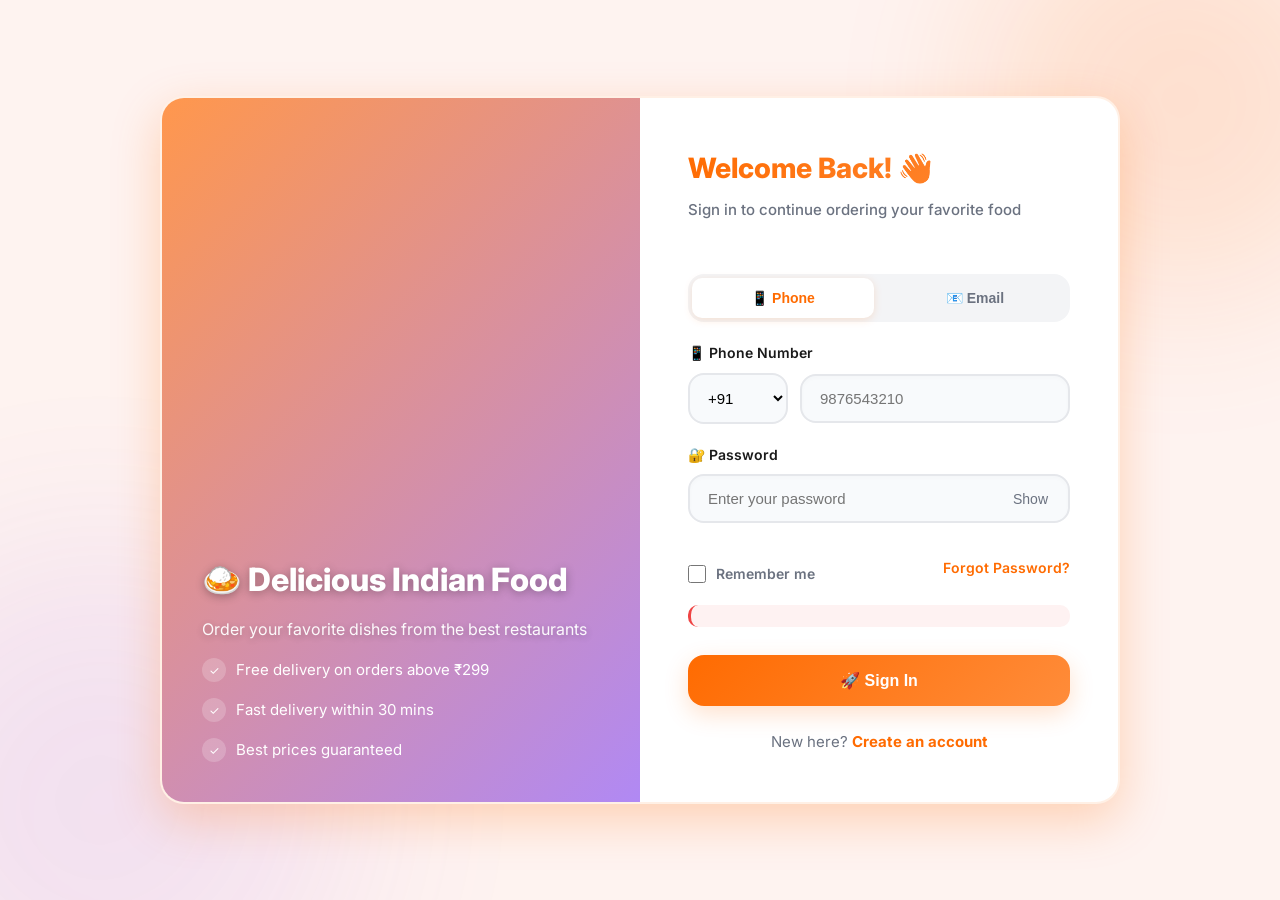
<file: login.html>
<!doctype html>
<html lang="en">
  <head>
    <meta charset="utf-8" />
    <meta name="viewport" content="width=device-width,initial-scale=1" />
    <title>Sign In — Foodie's Home</title>
    <link rel="stylesheet" href="css/auth.css">
    <link rel="preconnect" href="https://fonts.googleapis.com">
    <link rel="preconnect" href="https://fonts.gstatic.com" crossorigin>
    <link href="https://fonts.googleapis.com/css2?family=Inter:wght@400;500;600;700;800;900&display=swap" rel="stylesheet">
  </head>
  <body>
    <main class="auth-root">
      <div class="auth-card">
        <div class="auth-visual">
          <div class="overlay">
            <h3>🍛 Delicious Indian Food</h3>
            <p>Order your favorite dishes from the best restaurants</p>
            <div class="feature">Free delivery on orders above ₹299</div>
            <div class="feature">Fast delivery within 30 mins</div>
            <div class="feature">Best prices guaranteed</div>
          </div>
        </div>
        <div class="auth-form">
          <h1>Welcome Back! 👋</h1>
          <p class="subtitle">Sign in to continue ordering your favorite food</p>
          <div class="social-row">
            <div id="google-login-container" style="flex:1"></div>
            <button type="button" id="google-login" class="social-btn google" style="display:none">
              <svg viewBox="0 0 24 24" xmlns="http://www.w3.org/2000/svg"><path fill="#EA4335" d="M12 11.5v2.9h7.2c-.3 1.7-1.6 4-4.3 5.3l-0.1.1-3.2-.1c-3.4 0-6.2-2.8-6.2-6.3 0-3.5 2.8-6.3 6.2-6.3 2.1 0 3.6.9 4.4 1.7l1.9-1.9C17.5 3.6 14.9 2.5 12 2.5 7 2.5 3.2 6.3 3.2 11.3S7 20 12 20c3.1 0 5.4-1.1 6.9-2.7L12 11.5z"/></svg>
              Continue with Google
            </button>
          </div>
          
          <div class="login-toggle">
            <button type="button" class="toggle-btn active" data-type="phone">📱 Phone</button>
            <button type="button" class="toggle-btn" data-type="email">📧 Email</button>
          </div>
          
          <form id="login-form" novalidate>
            <div id="phone-input-group">
              <label for="phone">📱 Phone Number</label>
              <div class="phone-group">
                <select id="country-code">
                  <option value="+1">+1</option>
                  <option value="+44">+44</option>
                  <option value="+91" selected>+91</option>
                </select>
                <input id="phone" name="phone" type="tel" placeholder="9876543210">
              </div>
            </div>
            
            <div id="email-input-group" style="display:none">
              <label for="email">📧 Email Address</label>
              <input id="email" name="email" type="email" placeholder="you@example.com">
            </div>

            <label for="password">🔐 Password</label>
            <div style="position:relative">
              <input id="password" name="password" type="password" placeholder="Enter your password" required>
              <button type="button" class="toggle-pass" id="toggle-password">Show</button>
            </div>

            <div class="row">
              <label class="checkbox"><input type="checkbox" id="remember"> Remember me</label>
              <a class="forgot" href="#">Forgot Password?</a>
            </div>

            <div id="error" class="error" aria-live="polite"></div>

            <button type="submit" class="btn" id="submit-btn">🚀 Sign In</button>
          </form>

          <div class="alt" id="alt-text">New here? <a href="register.html">Create an account</a></div>
        </div>
      </div>
    </main>

    <script src="https://accounts.google.com/gsi/client" async defer></script>
    <script src="js/config.js"></script>
    <script src="js/google-auth.js"></script>
    <script src="js/auth.js"></script>
  </body>
</html>
</file>
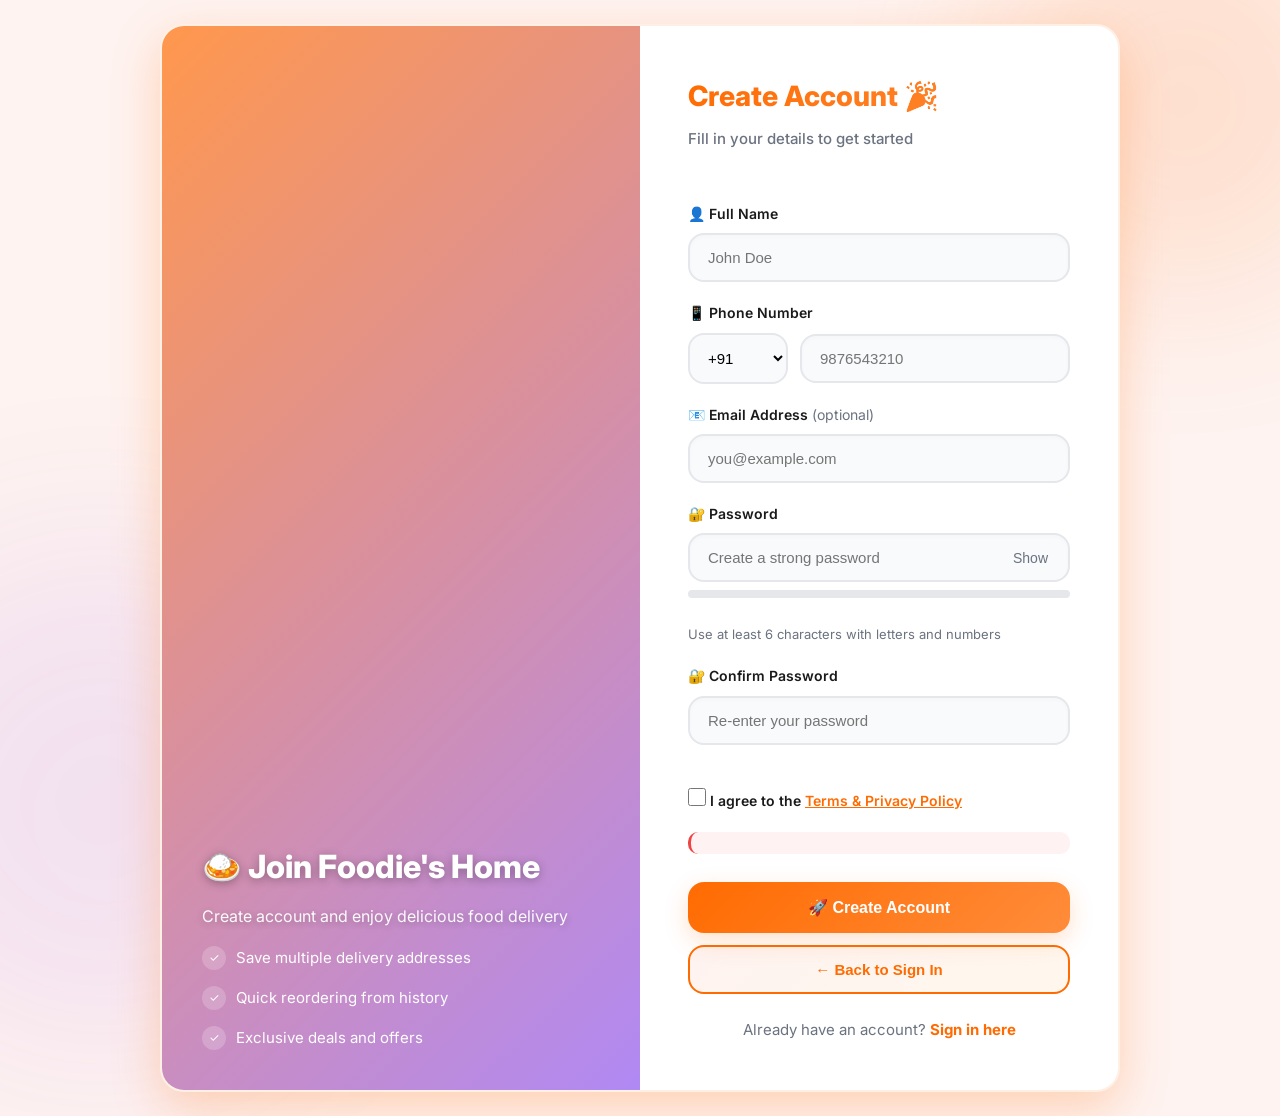
<file: register.html>
<!doctype html>
<html lang="en">
  <head>
    <meta charset="utf-8" />
    <meta name="viewport" content="width=device-width,initial-scale=1" />
    <title>Create Account — Foodie's Home</title>
    <link rel="stylesheet" href="css/auth.css">
    <link rel="preconnect" href="https://fonts.googleapis.com">
    <link rel="preconnect" href="https://fonts.gstatic.com" crossorigin>
    <link href="https://fonts.googleapis.com/css2?family=Inter:wght@400;500;600;700;800;900&display=swap" rel="stylesheet">
  </head>
  <body>
    <main class="auth-root">
      <div class="auth-card">
        <div class="auth-visual">
          <div class="overlay">
            <h3>🍛 Join Foodie's Home</h3>
            <p>Create account and enjoy delicious food delivery</p>
            <div class="feature">Save multiple delivery addresses</div>
            <div class="feature">Quick reordering from history</div>
            <div class="feature">Exclusive deals and offers</div>
          </div>
        </div>
        <div class="auth-form">
          <h1>Create Account 🎉</h1>
          <p class="subtitle">Fill in your details to get started</p>
          
          <div class="social-row">
            <div id="google-register-container" style="flex:1"></div>
            <button type="button" id="google-register" class="social-btn google" style="display:none">
              <svg viewBox="0 0 24 24" xmlns="http://www.w3.org/2000/svg"><path fill="#EA4335" d="M12 11.5v2.9h7.2c-.3 1.7-1.6 4-4.3 5.3l-0.1.1-3.2-.1c-3.4 0-6.2-2.8-6.2-6.3 0-3.5 2.8-6.3 6.2-6.3 2.1 0 3.6.9 4.4 1.7l1.9-1.9C17.5 3.6 14.9 2.5 12 2.5 7 2.5 3.2 6.3 3.2 11.3S7 20 12 20c3.1 0 5.4-1.1 6.9-2.7L12 11.5z"/></svg>
              Sign up with Google
            </button>
          </div>
          
          <form id="register-form" novalidate>
            <label for="fullname">👤 Full Name</label>
            <input id="fullname" name="fullname" type="text" placeholder="John Doe" required>

            <label for="phone">📱 Phone Number</label>
            <div class="phone-group">
              <select id="country-code">
                <option value="+1">+1</option>
                <option value="+44">+44</option>
                <option value="+91" selected>+91</option>
              </select>
              <input id="phone" name="phone" type="tel" placeholder="9876543210" required>
            </div>

            <label for="email">📧 Email Address <span style="color:#6b7280;font-weight:400">(optional)</span></label>
            <input id="email" name="email" type="email" placeholder="you@example.com">

            <label for="password">🔐 Password</label>
            <div style="position:relative">
              <input id="password" name="password" type="password" placeholder="Create a strong password" required>
              <button type="button" class="toggle-pass" id="toggle-password">Show</button>
            </div>
            <div class="strength-wrapper">
              <div class="strength"><i id="strength-bar"></i></div>
              <span id="strength-label"></span>
            </div>
            <div class="small">Use at least 6 characters with letters and numbers</div>

            <label for="confirm">🔐 Confirm Password</label>
            <input id="confirm" name="confirm" type="password" placeholder="Re-enter your password" required>

            <div class="terms"><label><input type="checkbox" id="agree"> I agree to the <a href="#">Terms & Privacy Policy</a></label></div>

            <div id="error" class="error" aria-live="polite"></div>

            <button type="submit" class="btn">🚀 Create Account</button>
            <button type="button" class="btn-secondary" id="back-to-login">← Back to Sign In</button>
          </form>

          <div class="alt">Already have an account? <a href="login.html">Sign in here</a></div>
        </div>
      </div>
    </main>

    <script src="https://accounts.google.com/gsi/client" async defer></script>
    <script src="js/config.js"></script>
    <script src="js/google-auth.js"></script>
    <script src="js/register.js"></script>
  </body>
</html>
</file>
<file: css/auth.css>
:root{
  --primary:#ff6b01;
  --primary-light:#ff8c3a;
  --primary-dark:#e55a00;
  --secondary:#1a1a1a;
  --accent:#7c3aed;
  --success:#10b981;
  --danger:#ef4444;
  --muted:#6b7280;
  --light:#f8fafc;
  --bg:#fef3f0;
  --white:#fff;
  --gradient:linear-gradient(135deg, #ff6b01 0%, #ff8c3a 100%);
  --gradient-secondary:linear-gradient(135deg, #7c3aed 0%, #a855f7 100%);
  --shadow-sm:0 2px 8px rgba(255, 107, 1, 0.15);
  --shadow-md:0 8px 24px rgba(255, 107, 1, 0.2);
  --shadow-lg:0 16px 48px rgba(255, 107, 1, 0.25);
  --radius-sm:10px;
  --radius-md:16px;
  --radius-lg:24px;
  --radius-full:999px;
  --transition:all 0.3s cubic-bezier(0.4, 0, 0.2, 1);
}
*{box-sizing:border-box;margin:0;padding:0}
html{scroll-behavior:smooth}
body{font-family:'Inter',-apple-system,BlinkMacSystemFont,'Segoe UI',Roboto,sans-serif;background:var(--bg);color:var(--secondary);line-height:1.6;overflow-x:hidden;position:relative}
body::before{content:'';position:fixed;top:-100px;right:-100px;width:400px;height:400px;background:var(--gradient);opacity:0.15;border-radius:50%;filter:blur(80px);z-index:-1;animation:pulse 8s ease-in-out infinite}
body::after{content:'';position:fixed;bottom:-150px;left:-150px;width:500px;height:500px;background:var(--gradient-secondary);opacity:0.1;border-radius:50%;filter:blur(100px);z-index:-1;animation:pulse 10s ease-in-out infinite reverse}
@keyframes pulse{0%,100%{transform:scale(1)}50%{transform:scale(1.1)}}

.auth-root{min-height:100vh;display:flex;align-items:center;justify-content:center;padding:24px;position:relative}
.auth-card{background:var(--white);border-radius:var(--radius-lg);box-shadow:var(--shadow-lg);width:960px;max-width:96%;overflow:hidden;display:grid;grid-template-columns:1fr 1fr;border:2px solid rgba(255,107,1,0.1)}
.auth-visual{background-image:url('https://images.unsplash.com/photo-1567337710282-00832b415979?w=800&auto=format&fit=crop');background-size:cover;background-position:center;position:relative}
.auth-visual::before{content:'';position:absolute;inset:0;background:linear-gradient(135deg, rgba(255,107,1,0.7), rgba(124,58,237,0.6))}
.auth-visual .overlay{position:absolute;bottom:0;left:0;right:0;padding:40px;color:#fff}
.auth-visual .overlay h3{font-size:32px;font-weight:800;margin-bottom:12px;text-shadow:0 2px 10px rgba(0,0,0,0.3)}
.auth-visual .overlay p{font-size:16px;opacity:0.95;text-shadow:0 2px 8px rgba(0,0,0,0.3)}
.auth-visual .overlay .feature{display:flex;align-items:center;gap:10px;margin-top:16px;font-size:15px}
.auth-visual .overlay .feature::before{content:'✓';background:rgba(255,255,255,0.2);width:24px;height:24px;border-radius:50%;display:flex;align-items:center;justify-content:center;font-size:12px}

.auth-form{padding:48px}
.auth-form h1{font-size:28px;font-weight:800;margin-bottom:8px;background:var(--gradient);-webkit-background-clip:text;-webkit-text-fill-color:transparent;background-clip:text}
.auth-form .subtitle{color:var(--muted);margin-bottom:28px;font-size:15px;font-weight:500}

label{display:block;font-size:14px;font-weight:600;color:var(--secondary);margin-top:20px;margin-bottom:8px}
input[type="text"],input[type="email"],input[type="password"],input[type="tel"]{width:100%;padding:14px 18px;border:2px solid #e5e7eb;border-radius:var(--radius-md);font-size:15px;transition:var(--transition);background:var(--light);box-shadow:inset 0 2px 4px rgba(0,0,0,0.02)}
input:focus{outline:none;border-color:var(--primary);background:var(--white);box-shadow:0 0 0 4px rgba(255,107,1,0.15)}

.row{display:flex;justify-content:space-between;align-items:center;margin-top:20px}
.checkbox{font-size:14px;color:var(--muted);display:flex;align-items:center;gap:10px;cursor:pointer}
.checkbox input{width:18px;height:18px;accent-color:var(--primary)}
.forgot{font-size:14px;color:var(--primary);text-decoration:none;font-weight:600}
.forgot:hover{text-decoration:underline}

.btn{width:100%;background:var(--gradient);color:var(--white);border:none;padding:16px;border-radius:var(--radius-md);font-size:16px;font-weight:700;cursor:pointer;transition:var(--transition);margin-top:28px;box-shadow:var(--shadow-md);position:relative;overflow:hidden}
.btn::before{content:'';position:absolute;top:0;left:-100%;width:100%;height:100%;background:linear-gradient(90deg,transparent,rgba(255,255,255,0.3),transparent);transition:0.5s}
.btn:hover::before{left:100%}
.btn:hover{transform:translateY(-3px);box-shadow:var(--shadow-lg)}
.alt{margin-top:24px;font-size:15px;color:var(--muted);text-align:center}
.alt a{color:var(--primary);text-decoration:none;font-weight:700}
.alt a:hover{text-decoration:underline}
.error{margin-top:12px;color:var(--danger);font-size:14px;min-height:22px;font-weight:600;background:#fef2f2;padding:10px 14px;border-radius:var(--radius-sm);border-left:3px solid var(--danger)}
.small{font-size:13px;color:var(--muted)}

.field-with-icon{position:relative}
.phone-group{display:flex;gap:12px;align-items:center}
.phone-group select{width:100px;padding:14px;border:2px solid #e5e7eb;border-radius:var(--radius-md);background:var(--light);font-size:15px;font-weight:500}
.phone-group input{flex:1}
.toggle-pass{position:absolute;right:14px;top:50%;transform:translateY(-50%);background:transparent;border:none;cursor:pointer;color:var(--muted);font-size:14px;font-weight:500;padding:8px}

.strength-wrapper{margin-top:8px}
.strength{height:8px;background:#e5e7eb;border-radius:10px;overflow:hidden;width:100%}
.strength i{display:inline-block;height:100%;width:0%;transition:all 0.3s ease;border-radius:10px;background:#ef4444}
#strength-label{display:block;font-size:13px;font-weight:700;margin-top:6px;min-height:20px}
#strength-label.weak{color:#ef4444}
#strength-label.medium{color:#f59e0b}
#strength-label.strong{color:#10b981}

.btn-secondary{width:100%;background:linear-gradient(135deg, #fef3f0 0%, #fff7ed 100%);border:2px solid var(--primary);padding:14px;border-radius:var(--radius-md);cursor:pointer;font-size:15px;font-weight:700;color:var(--primary);transition:var(--transition);margin-top:12px}
.btn-secondary:hover{background:var(--primary);color:var(--white);transform:translateY(-2px)}

.stepper{display:flex;gap:10px;margin-bottom:24px}
.step{padding:10px 16px;border-radius:var(--radius-full);background:var(--light);border:2px solid transparent;color:var(--muted);font-size:13px;font-weight:600}
.step.active{background:var(--gradient);color:var(--white);border-color:var(--primary)}

.terms{display:flex;align-items:flex-start;gap:10px;margin-top:20px;font-size:14px;color:var(--muted)}
.terms input{margin-top:3px;width:18px;height:18px;accent-color:var(--primary)}
.terms a{color:var(--primary);font-weight:600}

.social-row{display:flex;gap:12px;margin:24px 0}
.social-btn{flex:1;display:inline-flex;align-items:center;justify-content:center;gap:10px;padding:14px;border-radius:var(--radius-md);border:2px solid #e5e7eb;background:var(--white);cursor:pointer;font-size:15px;font-weight:600;transition:var(--transition);box-shadow:var(--shadow-sm)}
.social-btn:hover{border-color:var(--primary);box-shadow:var(--shadow-md);transform:translateY(-2px)}
.social-btn svg{width:20px;height:20px}

/* Demo Google Modal */
#demo-google-modal{position:fixed;inset:0;background:rgba(0,0,0,0.6);display:flex;align-items:center;justify-content:center;z-index:9999;backdrop-filter:blur(4px)}
#demo-google-modal > div{background:var(--white);border-radius:var(--radius-lg);padding:40px;max-width:400px;width:90%;text-align:center;box-shadow:var(--shadow-lg);animation:modalPop 0.3s ease}
@keyframes modalPop{from{transform:scale(0.9);opacity:0}to{transform:scale(1);opacity:1}}
#demo-google-modal h3{font-size:22px;font-weight:700;margin-bottom:8px}
#demo-google-modal p{color:var(--muted);margin-bottom:24px;font-size:14px}
#demo-google-modal input{width:100%;padding:14px;border:2px solid #e5e7eb;border-radius:var(--radius-md);margin-bottom:16px;font-size:15px}
#demo-google-modal input:focus{outline:none;border-color:var(--primary)}
#demo-google-modal .btn-row{display:flex;gap:12px}
#demo-google-modal button{flex:1;padding:14px;border-radius:var(--radius-md);cursor:pointer;font-weight:600;font-size:15px;transition:var(--transition)}
#demo-google-modal button:first-child{background:var(--white);border:2px solid #e5e7eb;color:var(--secondary)}
#demo-google-modal button:last-child{background:var(--gradient);border:none;color:var(--white)}
#demo-google-modal button:last-child:hover{transform:translateY(-2px)}

@media (max-width:900px){
  .auth-card{grid-template-columns:1fr;width:480px}
  .auth-visual{display:none}
  .auth-form{padding:32px 24px}
}

/* Login Toggle */
.login-toggle{display:flex;gap:10px;margin-bottom:20px;background:#f3f4f6;border-radius:var(--radius-md);padding:4px}
.login-toggle .toggle-btn{flex:1;padding:12px;border:none;background:transparent;border-radius:var(--radius-sm);cursor:pointer;font-size:14px;font-weight:600;color:#6b7280;transition:var(--transition)}
.login-toggle .toggle-btn.active{background:var(--white);color:var(--primary);box-shadow:var(--shadow-sm)}
.login-toggle .toggle-btn:hover{color:var(--primary)}
</file>
